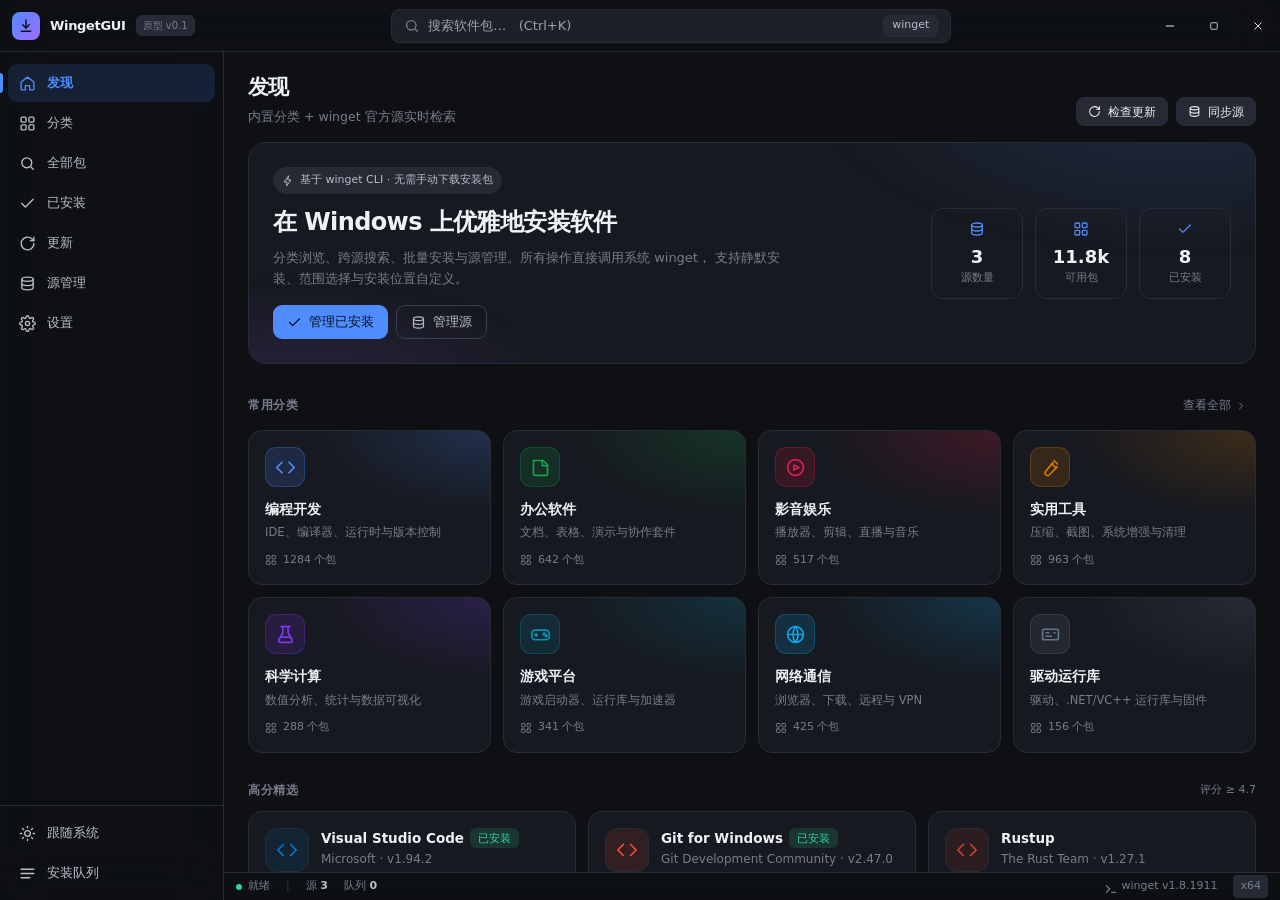
<file: prototype/index.html>
<!DOCTYPE html>
<html lang="zh-CN" class="dark">
<head>
<meta charset="UTF-8" />
<meta name="viewport" content="width=device-width, initial-scale=1.0" />
<title>WingetGUI — 原型 (Prototype)</title>
<script src="vendor/tailwind.js"></script>
<link rel="stylesheet" href="assets/css/app.css" />
<script>
  tailwind.config = {
    darkMode: 'class',
    theme: {
      extend: {
        colors: {
          bg:       'var(--bg)',
          surface:  'var(--surface)',
          surface2: 'var(--surface-2)',
          surface3: 'var(--surface-3)',
          line:     'var(--line)',
          line2:    'var(--line-strong)',
          ink:      'var(--ink)',
          ink2:     'var(--ink-2)',
          muted:    'var(--muted)',
          accent:   'var(--accent)',
          accent2:  'var(--accent-2)',
          onaccent: 'var(--on-accent)',
          ok:       'var(--ok)',
          warn:     'var(--warn)',
          danger:   'var(--danger)',
        },
        fontFamily: {
          sans: ['"Segoe UI Variable Text"', '"Segoe UI"', 'system-ui', '"Microsoft YaHei UI"', 'sans-serif'],
          mono: ['"Cascadia Code"', 'Consolas', '"JetBrains Mono"', 'monospace'],
        },
        borderRadius: { xl2: '14px', xl3: '18px' },
        boxShadow: {
          win:  '0 10px 30px -12px rgba(0,0,0,.45)',
          card: '0 1px 2px rgba(0,0,0,.06), 0 8px 24px -16px rgba(0,0,0,.35)',
          pop:  '0 24px 60px -20px rgba(0,0,0,.55)',
        },
        keyframes: {
          fadeUp:  { '0%': { opacity: 0, transform: 'translateY(6px)' }, '100%': { opacity: 1, transform: 'none' } },
          slideIn: { '0%': { opacity: 0, transform: 'translateX(24px)' }, '100%': { opacity: 1, transform: 'none' } },
          shimmer: { '0%': { backgroundPosition: '-200% 0' }, '100%': { backgroundPosition: '200% 0' } },
        },
        animation: {
          fadeUp: 'fadeUp .28s cubic-bezier(.22,1,.36,1) both',
          slideIn: 'slideIn .3s cubic-bezier(.22,1,.36,1) both',
          shimmer: 'shimmer 1.6s linear infinite',
        },
      },
    },
  };
</script>
</head>
<body class="bg-bg text-ink font-sans antialiased overflow-hidden select-none">

<!-- ══ 应用框架（无边框窗口模拟） ══ -->
<div class="h-screen w-screen flex flex-col">

  <!-- ── 标题栏 / Titlebar ── -->
  <header class="h-13 shrink-0 flex items-center gap-3 pl-3 pr-0 drag bg-surface/80 backdrop-blur-xl border-b border-line z-40">
    <div class="flex items-center gap-2.5 no-drag">
      <div class="w-7 h-7 rounded-lg bg-gradient-to-br from-accent to-accent2 grid place-items-center shadow-md">
        <svg viewBox="0 0 24 24" class="w-4 h-4 text-onaccent" fill="none" stroke="currentColor" stroke-width="2.2" stroke-linecap="round" stroke-linejoin="round">
          <path d="M12 3v12"/><path d="m7 10 5 5 5-5"/><path d="M5 20h14"/>
        </svg>
      </div>
      <span class="text-[13px] font-semibold tracking-tight">WingetGUI</span>
      <span class="text-[10px] px-1.5 py-0.5 rounded-md bg-surface3 text-muted border border-line">原型 v0.1</span>
    </div>

    <!-- 全局搜索 -->
    <div class="flex-1 flex justify-center no-drag">
      <div class="w-full max-w-[560px] flex items-center gap-2 h-8.5 px-3 rounded-lg bg-surface2 border border-line focus-within:border-accent/70 focus-within:ring-2 focus-within:ring-accent/15 transition">
        <svg viewBox="0 0 24 24" class="w-4 h-4 text-muted shrink-0" fill="none" stroke="currentColor" stroke-width="2" stroke-linecap="round"><circle cx="11" cy="11" r="7"/><path d="m20 20-3.2-3.2"/></svg>
        <input id="globalSearch" type="text" placeholder="搜索软件包…   (Ctrl+K)" autocomplete="off"
          class="flex-1 bg-transparent outline-none text-[13px] placeholder:text-muted/80" />
        <button data-src-cycle class="shrink-0 text-[11px] px-2 h-5.5 rounded-md bg-surface3 border border-line text-ink2 hover:border-line2 transition" title="切换搜索源">
          <span id="globalSourceLabel">winget</span>
        </button>
      </div>
    </div>

    <!-- 窗口控制 -->
    <div class="flex items-center no-drag">
      <button class="winc w-11 h-13 grid place-items-center hover:bg-surface3 transition" title="最小化">
        <svg viewBox="0 0 24 24" class="w-3.5 h-3.5" stroke="currentColor" stroke-width="1.6"><path d="M5 12h14"/></svg>
      </button>
      <button class="winc w-11 h-13 grid place-items-center hover:bg-surface3 transition" title="最大化">
        <svg viewBox="0 0 24 24" class="w-3 h-3" fill="none" stroke="currentColor" stroke-width="1.6"><rect x="5.5" y="5.5" width="13" height="13" rx="1.5"/></svg>
      </button>
      <button class="winc w-11 h-13 grid place-items-center hover:bg-danger hover:text-white transition" title="关闭">
        <svg viewBox="0 0 24 24" class="w-3.5 h-3.5" stroke="currentColor" stroke-width="1.6"><path d="M6 6l12 12M18 6 6 18"/></svg>
      </button>
    </div>
  </header>

  <div class="flex-1 flex min-h-0">

    <!-- ── 侧边栏 / Sidebar ── -->
    <nav class="w-16 xl:w-56 shrink-0 flex flex-col border-r border-line bg-surface/60 backdrop-blur-xl transition-[width] duration-200">
      <div class="flex-1 overflow-y-auto py-3 px-2 space-y-0.5" id="sidebarNav"><!-- injected --></div>

      <div class="p-2 border-t border-line space-y-0.5">
        <button data-action="toggle-theme" class="nav-item">
          <span class="ico" data-icon="theme"></span><span class="lbl">跟随系统</span>
        </button>
        <button data-route="queue" class="nav-item">
          <span class="ico" data-icon="queue"></span><span class="lbl">安装队列</span>
          <span id="queueBadge" class="ml-auto hidden text-[10px] min-w-5 h-5 px-1.5 grid place-items-center rounded-full bg-accent text-onaccent font-semibold">0</span>
        </button>
      </div>
    </nav>

    <!-- ── 主区域 ── -->
    <main class="flex-1 min-w-0 flex flex-col">
      <div id="view" class="flex-1 overflow-y-auto scroll-smooth"></div>

      <!-- 状态栏 -->
      <footer class="h-7 shrink-0 flex items-center gap-4 px-3 text-[11px] text-muted border-t border-line bg-surface/70 backdrop-blur">
        <span class="flex items-center gap-1.5"><span class="w-1.5 h-1.5 rounded-full bg-ok"></span><span id="statusText">就绪</span></span>
        <span class="opacity-40">|</span>
        <span>源 <b class="text-ink2" id="statusSources">0</b></span>
        <span>队列 <b class="text-ink2" id="statusQueue">0</b></span>
        <span class="ml-auto flex items-center gap-1.5" title="winget 版本">
          <span data-icon="terminal" class="w-3 h-3"></span> winget v1.8.1911
        </span>
        <span class="px-1.5 py-0.5 rounded bg-surface3 border border-line">x64</span>
      </footer>
    </main>

    <!-- ── 安装队列抽屉 ── -->
    <aside id="queuePanel" class="w-[360px] shrink-0 border-l border-line bg-surface/85 backdrop-blur-xl flex flex-col hidden">
      <div class="h-12 shrink-0 flex items-center gap-2 px-3 border-b border-line">
        <span data-icon="queue" class="w-4 h-4 text-accent"></span>
        <span class="text-[13px] font-semibold">安装队列</span>
        <span id="queueCount" class="text-[11px] px-1.5 py-0.5 rounded-md bg-surface3 border border-line text-muted">0</span>
        <div class="ml-auto flex items-center gap-1">
          <button data-action="queue-clear-done" class="btn-ghost" title="清除已完成">清除</button>
          <button data-action="close-queue" class="icon-btn" title="关闭">
            <svg viewBox="0 0 24 24" class="w-4 h-4" stroke="currentColor" stroke-width="1.8" fill="none"><path d="M6 6l12 12M18 6 6 18"/></svg>
          </button>
        </div>
      </div>
      <div id="queueList" class="flex-1 overflow-y-auto p-3 space-y-2"></div>
      <div class="p-3 border-t border-line text-[11px] text-muted flex items-center gap-2">
        <span data-icon="info" class="w-3.5 h-3.5"></span>
        安装任务串行执行，避免 winget 锁冲突
      </div>
    </aside>
  </div>
</div>

<!-- 容器：模态框 / 提示 -->
<div id="modalRoot"></div>
<div id="toastRoot" class="fixed bottom-10 right-4 z-[90] flex flex-col gap-2 items-end pointer-events-none"></div>

<script src="assets/js/data.js"></script>
<script src="assets/js/ui.js"></script>
<script src="assets/js/views.js"></script>
<script src="assets/js/app.js"></script>
</body>
</html>
</file>
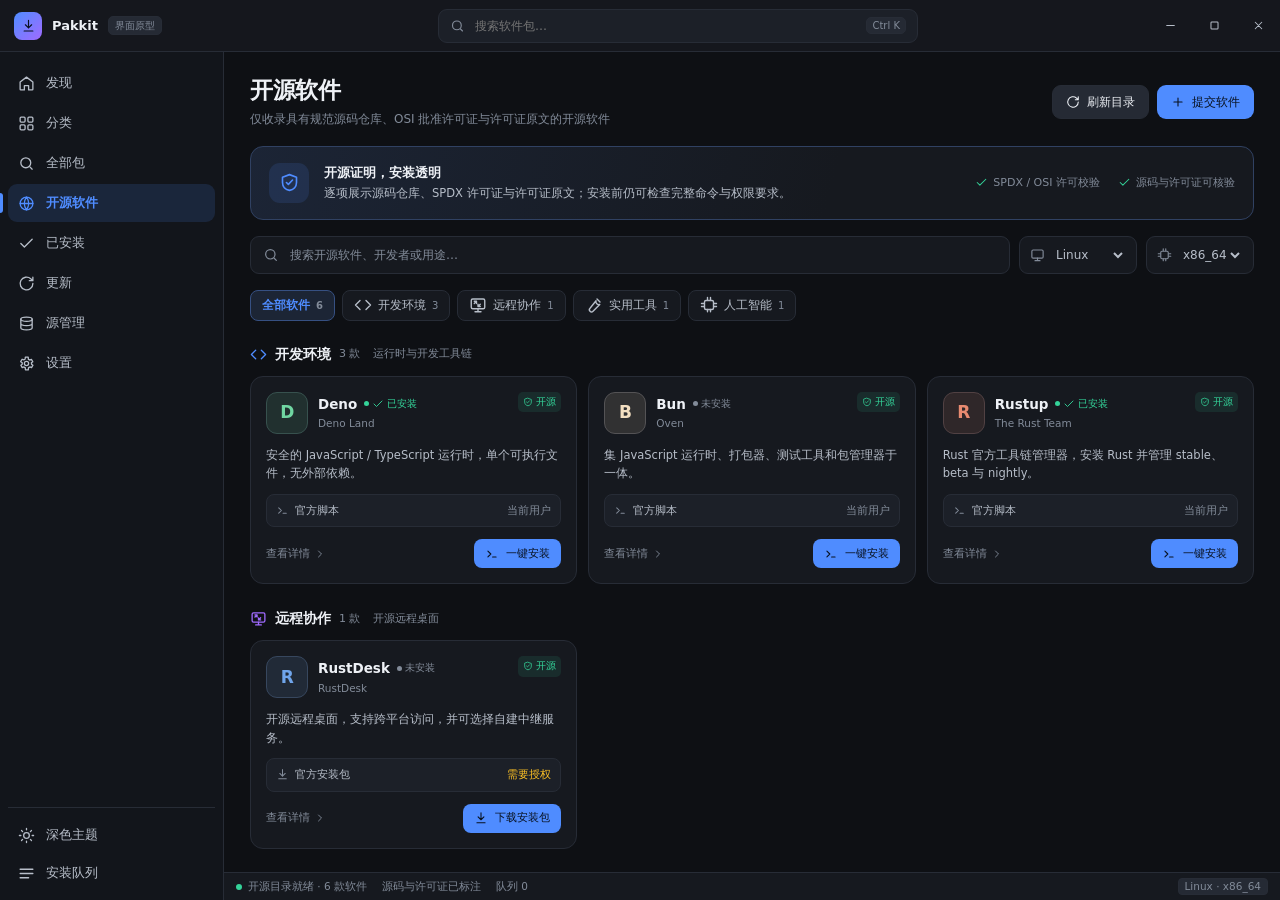
<file: prototype/official-install.html>
<!DOCTYPE html>
<html lang="zh-CN" class="dark">
<head>
<meta charset="UTF-8" />
<meta name="viewport" content="width=device-width, initial-scale=1.0" />
<title>Pakkit — 开源软件原型</title>
<style>
:root {
  --bg:#f4f5f7; --surface:#fff; --surface-2:#f7f8fa; --surface-3:#eceef2;
  --line:#e3e6eb; --line-strong:#cfd4dc; --ink:#14171c; --ink-2:#40474f;
  --muted:#7b8490; --accent:#2563eb; --on-accent:#fff; --ok:#15803d;
  --warn:#b45309; --danger:#dc2626; --scrollbar:#c8ccd3;
}
.dark {
  --bg:#0e1014; --surface:#16191f; --surface-2:#1c2028; --surface-3:#252a34;
  --line:#272c36; --line-strong:#3a4150; --ink:#eef1f6; --ink-2:#b7bec9;
  --muted:#828b99; --accent:#4f8cff; --on-accent:#08111f; --ok:#34d399;
  --warn:#fbbf24; --danger:#f87171; --scrollbar:#333a46;
}
* { box-sizing:border-box; }
html,body { height:100%; margin:0; }
body { background:var(--bg); color:var(--ink); font:13px/1.5 "Segoe UI Variable Text","Segoe UI",system-ui,"Microsoft YaHei UI",sans-serif; overflow:hidden; }
button,input,select,textarea { font:inherit; }
button,a,input,select,textarea { -webkit-tap-highlight-color:transparent; }
button { cursor:pointer; }
button:focus-visible,a:focus-visible,input:focus-visible,select:focus-visible,textarea:focus-visible { outline:2px solid var(--accent); outline-offset:2px; }
a { color:inherit; text-decoration:none; }
svg { width:18px; height:18px; fill:none; stroke:currentColor; stroke-width:1.85; stroke-linecap:round; stroke-linejoin:round; flex-shrink:0; }
.hidden { display:none!important; }
.app { height:100vh; display:flex; flex-direction:column; }
.titlebar { height:52px; flex-shrink:0; display:flex; align-items:center; gap:20px; padding-left:14px; border-bottom:1px solid var(--line); background:color-mix(in srgb,var(--surface) 82%,transparent); }
.brand { display:flex; align-items:center; gap:10px; min-width:194px; }
.brand-mark { width:28px; height:28px; display:grid; place-items:center; border-radius:8px; color:var(--on-accent); background:linear-gradient(135deg,var(--accent),#a06bff); }
.brand-mark svg { width:15px; }
.brand-name { font-size:13px; font-weight:650; }
.prototype-badge { padding:1px 6px; border:1px solid var(--line); border-radius:5px; color:var(--muted); background:var(--surface-3); font-size:10px; }
.global-search { height:34px; width:min(480px,45vw); margin:auto; display:flex; align-items:center; gap:8px; padding:0 11px; border:1px solid var(--line); border-radius:9px; background:var(--surface-2); color:var(--muted); }
.global-search svg { width:15px; }
.global-search input { width:100%; border:0; outline:0; background:transparent; color:var(--ink); font-size:12px; }
.key { border:1px solid var(--line); background:var(--surface-3); border-radius:5px; padding:0 5px; font-size:10px; white-space:nowrap; }
.window-controls { height:100%; display:flex; }
.window-controls span { width:44px; display:grid; place-items:center; color:var(--ink-2); }
.window-controls svg { width:13px; height:13px; }
.workspace { flex:1; min-height:0; display:flex; }
.sidebar { width:224px; flex-shrink:0; display:flex; flex-direction:column; padding:12px 8px 8px; border-right:1px solid var(--line); background:color-mix(in srgb,var(--surface) 62%,transparent); }
.nav { display:flex; flex-direction:column; gap:2px; }
.nav-item { height:38px; display:flex; align-items:center; gap:11px; position:relative; padding:0 10px; border:0; border-radius:9px; color:var(--ink-2); background:transparent; text-align:left; white-space:nowrap; }
.nav-item:hover { background:var(--surface-3); color:var(--ink); }
.nav-item.active { color:var(--accent); background:color-mix(in srgb,var(--accent) 14%,transparent); font-weight:600; }
.nav-item.active::before { content:""; position:absolute; left:-8px; top:9px; bottom:9px; width:3px; border-radius:0 3px 3px 0; background:var(--accent); }
.nav-item svg { width:17px; height:17px; }
.sidebar-footer { margin-top:auto; padding-top:8px; border-top:1px solid var(--line); }
.queue-count { margin-left:auto; min-width:19px; height:19px; display:grid; place-items:center; border-radius:10px; background:var(--accent); color:var(--on-accent); font-size:10px; }
.main { min-width:0; flex:1; display:flex; flex-direction:column; }
.content { flex:1; overflow-y:auto; padding:24px 26px 36px; scroll-behavior:smooth; }
.page-head { display:flex; align-items:center; gap:16px; margin-bottom:18px; }
.page-title { margin:0; font-size:23px; line-height:1.25; letter-spacing:-.4px; }
.page-subtitle { margin:5px 0 0; color:var(--muted); font-size:12px; }
.head-actions { margin-left:auto; display:flex; gap:8px; }
.btn { height:34px; display:inline-flex; align-items:center; justify-content:center; gap:7px; padding:0 13px; border-radius:9px; border:1px solid transparent; font-size:12px; font-weight:550; white-space:nowrap; transition:.15s; }
.btn svg { width:14px; height:14px; }
.btn-primary { color:var(--on-accent); background:var(--accent); }
.btn-primary:hover { filter:brightness(1.08); }
.btn-soft { color:var(--ink); background:var(--surface-3); border-color:var(--line); }
.btn-soft:hover,.btn-outline:hover { border-color:var(--line-strong); background:var(--surface-3); }
.btn-outline { color:var(--ink-2); background:transparent; border-color:var(--line-strong); }
.btn-sm { height:29px; padding:0 10px; border-radius:8px; font-size:11px; }
.trust-banner { display:flex; align-items:center; gap:15px; padding:16px 18px; margin-bottom:16px; border:1px solid color-mix(in srgb,var(--accent) 22%,var(--line)); border-radius:13px; background:linear-gradient(105deg,color-mix(in srgb,var(--accent) 10%,var(--surface)),var(--surface) 58%); }
.trust-icon { width:40px; height:40px; flex-shrink:0; display:grid; place-items:center; border-radius:11px; color:var(--accent); background:color-mix(in srgb,var(--accent) 13%,transparent); }
.trust-icon svg { width:21px; height:21px; }
.trust-title { margin:0 0 3px; font-size:13px; font-weight:650; }
.trust-copy { margin:0; color:var(--ink-2); font-size:11.5px; }
.trust-points { margin-left:auto; display:flex; gap:18px; color:var(--muted); font-size:11px; white-space:nowrap; }
.trust-points span { display:flex; align-items:center; gap:5px; }
.trust-points svg { width:13px; height:13px; color:var(--ok); }
.filters { display:flex; align-items:center; gap:9px; margin-bottom:16px; }
.search-box { height:38px; min-width:200px; flex:1; display:flex; align-items:center; gap:9px; padding:0 12px; border:1px solid var(--line); border-radius:9px; background:var(--surface); color:var(--muted); }
.search-box:focus-within { border-color:var(--accent); box-shadow:0 0 0 3px color-mix(in srgb,var(--accent) 12%,transparent); }
.search-box svg { width:16px; }
.search-box input { min-width:0; width:100%; border:0; outline:0; color:var(--ink); background:transparent; font-size:12px; }
.search-box input::placeholder { color:var(--muted); }
.select-wrap { height:38px; display:flex; align-items:center; gap:7px; padding:0 10px; border:1px solid var(--line); border-radius:9px; background:var(--surface); color:var(--muted); }
.select-wrap svg { width:15px; }
select { border:0; outline:0; color:var(--ink-2); background:transparent; font-size:12px; cursor:pointer; }
select option { background:var(--surface); color:var(--ink); }
.categories { display:flex; flex-wrap:wrap; gap:7px; margin-bottom:23px; }
.category { height:31px; display:flex; align-items:center; gap:6px; padding:0 11px; border:1px solid var(--line); border-radius:8px; color:var(--ink-2); background:var(--surface); font-size:11.5px; }
.category:hover { border-color:var(--line-strong); }
.category.active { color:var(--accent); border-color:color-mix(in srgb,var(--accent) 38%,var(--line)); background:color-mix(in srgb,var(--accent) 10%,var(--surface)); font-weight:600; }
.category .count { color:var(--muted); font-size:10px; }
.section { margin-bottom:24px; scroll-margin-top:12px; }
.section-head { display:flex; align-items:center; gap:8px; margin-bottom:11px; }
.section-icon { color:var(--section-color,var(--accent)); display:grid; place-items:center; }
.section-icon svg { width:17px; height:17px; }
.section-title { margin:0; font-size:14px; font-weight:650; }
.section-count { color:var(--muted); font-size:11px; }
.section-desc { margin-left:4px; color:var(--muted); font-size:11px; }
.grid { display:grid; grid-template-columns:repeat(3,minmax(0,1fr)); gap:11px; }
.card { min-width:0; display:flex; flex-direction:column; padding:15px; border:1px solid var(--line); border-radius:13px; background:var(--surface); transition:border-color .16s,transform .16s,box-shadow .16s; }
.card:hover { transform:translateY(-1px); border-color:color-mix(in srgb,var(--accent) 38%,var(--line)); box-shadow:0 10px 24px -20px color-mix(in srgb,var(--accent) 65%,transparent); }
.card-head { display:flex; align-items:center; gap:10px; }
.app-logo { width:42px; height:42px; flex-shrink:0; display:grid; place-items:center; border:1px solid color-mix(in srgb,var(--logo) 22%,var(--line)); border-radius:11px; color:var(--logo); background:color-mix(in srgb,var(--logo) 12%,var(--surface)); font-size:17px; font-weight:750; letter-spacing:-.5px; }
.app-logo svg { width:22px; height:22px; }
.app-name { min-width:0; flex:1; }
.app-title { display:flex; align-items:center; gap:7px; }
.app-title h3 { overflow:hidden; margin:0; font-size:13.5px; font-weight:650; text-overflow:ellipsis; white-space:nowrap; }
.publisher { margin-top:2px; color:var(--muted); font-size:10.5px; }
.official { margin-left:auto; align-self:flex-start; display:flex; align-items:center; gap:3px; padding:3px 5px; border-radius:5px; color:var(--ok); background:color-mix(in srgb,var(--ok) 10%,transparent); font-size:9.5px; white-space:nowrap; }
.official svg { width:10px; height:10px; }
.app-desc { min-height:36px; margin:12px 0 11px; color:var(--ink-2); font-size:11.5px; line-height:1.6; }
.method { display:flex; align-items:center; gap:6px; padding:8px 9px; border:1px solid var(--line); border-radius:8px; background:var(--surface-2); color:var(--ink-2); font-size:10.5px; }
.method svg { width:13px; height:13px; color:var(--muted); }
.method .meta { margin-left:auto; color:var(--muted); }
.method .admin { color:var(--warn); }
.install-status { flex-shrink:0; display:inline-flex; align-items:center; gap:3px; color:var(--muted); font-size:9.5px; }
.install-status::before { content:""; width:5px; height:5px; flex-shrink:0; border-radius:50%; background:var(--muted); }
.install-status.installed { color:var(--ok); }
.install-status.installed::before { background:var(--ok); }
.install-status svg { width:12px; height:12px; }
.card-foot { display:flex; align-items:center; margin-top:12px; }
.detail-link { display:inline-flex; align-items:center; gap:4px; padding:3px 0; border:0; color:var(--muted); background:transparent; font-size:11px; }
.detail-link:hover { color:var(--accent); }
.detail-link svg { width:12px; height:12px; }
.card-foot .btn { margin-left:auto; }
.statusbar { height:28px; flex-shrink:0; display:flex; align-items:center; gap:15px; padding:0 12px; border-top:1px solid var(--line); color:var(--muted); background:var(--surface); font-size:10.5px; }
.statusbar .ready { display:flex; align-items:center; gap:6px; }
.statusbar .dot { width:6px; height:6px; border-radius:50%; background:var(--ok); }
.statusbar .arch { margin-left:auto; padding:0 6px; border:1px solid var(--line); border-radius:4px; background:var(--surface-3); }
.empty { padding:60px 20px; text-align:center; color:var(--muted); }
.empty svg { width:28px; height:28px; margin-bottom:10px; }
.empty h3 { margin:0 0 5px; color:var(--ink); font-size:15px; }
.backdrop { position:fixed; inset:0; z-index:60; background:rgba(3,5,9,.58); backdrop-filter:blur(3px); }
.modal { position:fixed; z-index:70; top:50%; left:50%; width:min(650px,calc(100vw - 40px)); max-height:calc(100vh - 48px); transform:translate(-50%,-50%); display:flex; flex-direction:column; overflow:hidden; border:1px solid var(--line); border-radius:16px; background:var(--surface); box-shadow:0 24px 60px -20px rgba(0,0,0,.6); }
.modal-head { display:flex; align-items:center; gap:12px; padding:18px 20px; border-bottom:1px solid var(--line); }
.modal-head h2 { margin:0; font-size:16px; }
.modal-head p { margin:3px 0 0; color:var(--muted); font-size:11px; }
.icon-btn { width:29px; height:29px; display:grid; place-items:center; border:0; border-radius:8px; color:var(--muted); background:transparent; }
.icon-btn:hover { color:var(--ink); background:var(--surface-3); }
.modal-head .icon-btn { margin-left:auto; }
.modal-body { overflow-y:auto; padding:18px 20px; }
.detail-meta { display:flex; flex-wrap:wrap; gap:7px; margin-bottom:15px; }
.badge { display:inline-flex; align-items:center; gap:4px; padding:4px 7px; border:1px solid var(--line); border-radius:6px; color:var(--ink-2); background:var(--surface-2); font-size:10px; }
.badge svg { width:11px; height:11px; }
.source-row { display:flex; align-items:center; gap:8px; padding:10px 12px; margin-bottom:8px; border:1px solid var(--line); border-radius:9px; background:var(--surface-2); }
.source-row svg { width:15px; color:var(--ok); }
.source-row span { flex-shrink:0; min-width:86px; color:var(--muted); font-size:11px; }
.source-row a { overflow:hidden; color:var(--accent); font-size:11px; text-overflow:ellipsis; white-space:nowrap; }
.source-row .open { margin-left:auto; color:var(--muted); }
.field-label { display:block; margin:13px 0 6px; color:var(--ink-2); font-size:11px; font-weight:600; }
.detail-select { width:100%; height:36px; padding:0 10px; border:1px solid var(--line); border-radius:8px; background:var(--surface-2); }
.command-box { overflow:hidden; border:1px solid var(--line); border-radius:9px; background:var(--bg); }
.command-top { display:flex; align-items:center; padding:6px 9px; border-bottom:1px solid var(--line); color:var(--muted); font-size:10px; }
.copy-btn { margin-left:auto; display:flex; align-items:center; gap:4px; padding:2px 4px; border:0; color:var(--muted); background:transparent; font-size:10px; }
.copy-btn:hover { color:var(--accent); }
.copy-btn svg { width:11px; height:11px; }
.command { overflow-x:auto; margin:0; padding:12px; color:var(--ink-2); font:11px/1.7 "Cascadia Code",Consolas,monospace; white-space:pre-wrap; overflow-wrap:anywhere; user-select:text; }
.note { display:flex; align-items:flex-start; gap:8px; margin-top:13px; padding:10px 11px; border-radius:8px; color:var(--ink-2); background:color-mix(in srgb,var(--warn) 8%,var(--surface)); font-size:11px; }
.note svg { width:14px; height:14px; margin-top:1px; color:var(--warn); }
.modal-foot { display:flex; align-items:center; gap:8px; padding:13px 20px; border-top:1px solid var(--line); background:var(--surface-2); }
.modal-foot .footnote { margin-right:auto; color:var(--muted); font-size:10px; }
.form-input { width:100%; height:38px; padding:0 11px; border:1px solid var(--line); border-radius:8px; outline:0; color:var(--ink); background:var(--surface-2); }
textarea.form-input { height:80px; padding:9px 11px; resize:vertical; }
.form-error { margin:12px 0 0; padding:9px 11px; border:1px solid color-mix(in srgb,var(--danger) 35%,var(--line)); border-radius:8px; color:var(--danger); background:color-mix(in srgb,var(--danger) 8%,var(--surface)); font-size:11px; }
.form-input:focus { border-color:var(--accent); }
.drawer { position:fixed; z-index:50; top:52px; right:0; bottom:28px; width:340px; display:flex; flex-direction:column; border-left:1px solid var(--line); background:var(--surface); box-shadow:-18px 0 50px -30px rgba(0,0,0,.5); }
.drawer-head { display:flex; align-items:center; gap:8px; padding:14px; border-bottom:1px solid var(--line); }
.drawer-head h2 { margin:0; font-size:14px; }
.drawer-head .icon-btn { margin-left:auto; }
.queue-list { padding:12px; overflow-y:auto; }
.queue-empty { padding:55px 15px; text-align:center; color:var(--muted); font-size:12px; }
.queue-empty svg { width:28px; height:28px; margin-bottom:9px; }
.queue-item { margin-bottom:9px; padding:12px; border:1px solid var(--line); border-radius:10px; background:var(--surface-2); }
.queue-item-head { display:flex; align-items:center; gap:8px; }
.queue-item-head strong { font-size:12px; }
.queue-item-head span { margin-left:auto; color:var(--muted); font-size:10px; }
.queue-command { overflow:hidden; margin:9px 0; color:var(--muted); font:10px Consolas,monospace; text-overflow:ellipsis; white-space:nowrap; }
.pending-bar { height:5px; border-radius:5px; background:repeating-linear-gradient(90deg,var(--surface-3) 0,var(--surface-3) 14px,color-mix(in srgb,var(--accent) 22%,var(--surface-3)) 14px,color-mix(in srgb,var(--accent) 22%,var(--surface-3)) 20px); }
@keyframes progress { from{transform:translateX(-100%)} to{transform:translateX(350%)} }
.toast-root { position:fixed; z-index:100; right:18px; bottom:42px; display:flex; flex-direction:column; gap:8px; }
.toast { max-width:360px; display:flex; align-items:center; gap:8px; padding:11px 13px; border:1px solid var(--line); border-radius:10px; color:var(--ink-2); background:var(--surface); box-shadow:0 15px 40px -18px rgba(0,0,0,.6); font-size:12px; animation:toast-in .2s ease-out; }
.toast svg { width:15px; color:var(--ok); }
@keyframes toast-in { from{opacity:0;transform:translateY(5px)} }
::-webkit-scrollbar { width:10px; height:10px; }
::-webkit-scrollbar-thumb { border:3px solid transparent; border-radius:10px; background:var(--scrollbar); background-clip:content-box; }
@media (min-width:1500px) { .grid { grid-template-columns:repeat(4,minmax(0,1fr)); } }
@media (max-width:1180px) {
  .sidebar { width:64px; } .nav-item { justify-content:center; padding:0; } .nav-item span:not(.queue-count) { display:none; }
  .nav-item.active::before { display:none; } .queue-count { position:absolute; top:1px; right:3px; min-width:15px; height:15px; font-size:8px; }
  .brand { min-width:150px; } .grid { grid-template-columns:repeat(2,minmax(0,1fr)); } .trust-points { display:none; }
}
@media (max-width:760px) {
  .global-search,.window-controls,.prototype-badge { display:none; } .titlebar { padding-left:12px; } .brand { min-width:0; }
  .content { padding:18px 15px 30px; } .page-head { align-items:flex-start; } .head-actions .btn-soft { display:none; }
  .trust-banner { padding:12px; } .trust-copy { font-size:10.5px; } .grid { grid-template-columns:1fr; }
  .filters { flex-wrap:wrap; } .search-box { flex-basis:100%; } .section-desc { display:none; }
  .modal-foot .footnote { display:none; } .modal-foot { justify-content:flex-end; }
}
@media (prefers-reduced-motion:reduce) { * { scroll-behavior:auto!important; animation:none!important; transition:none!important; } }
</style>
</head>
<body>
<svg width="0" height="0" style="position:absolute" aria-hidden="true">
  <defs>
    <symbol id="i-download" viewBox="0 0 24 24"><path d="M12 3v12m-5-5 5 5 5-5M5 20h14"/></symbol>
    <symbol id="i-search" viewBox="0 0 24 24"><circle cx="11" cy="11" r="7"/><path d="m20 20-3.2-3.2"/></symbol>
    <symbol id="i-home" viewBox="0 0 24 24"><path d="m3 10 9-7 9 7v10a1 1 0 0 1-1 1h-5v-6H9v6H4a1 1 0 0 1-1-1z"/></symbol>
    <symbol id="i-grid" viewBox="0 0 24 24"><rect x="3" y="3" width="7" height="7" rx="1.5"/><rect x="14" y="3" width="7" height="7" rx="1.5"/><rect x="3" y="14" width="7" height="7" rx="1.5"/><rect x="14" y="14" width="7" height="7" rx="1.5"/></symbol>
    <symbol id="i-check" viewBox="0 0 24 24"><path d="m4 12 5 5L20 6"/></symbol>
    <symbol id="i-refresh" viewBox="0 0 24 24"><path d="M21 12a9 9 0 1 1-3-6.7L21 8M21 3v5h-5"/></symbol>
    <symbol id="i-source" viewBox="0 0 24 24"><ellipse cx="12" cy="6" rx="8" ry="3"/><path d="M4 6v12c0 1.7 3.6 3 8 3s8-1.3 8-3V6M4 12c0 1.7 3.6 3 8 3s8-1.3 8-3"/></symbol>
    <symbol id="i-settings" viewBox="0 0 24 24"><circle cx="12" cy="12" r="3"/><path d="M19 12a7 7 0 0 0-.1-1l2-1.5-2-3.4-2.4 1a8 8 0 0 0-1.8-1L14.4 3h-4l-.4 3a8 8 0 0 0-1.8 1l-2.4-1-2 3.4L6 11a7 7 0 0 0 0 2l-2 1.5 2 3.4 2.4-1a8 8 0 0 0 1.8 1l.3 3h4l.4-3a8 8 0 0 0 1.8-1l2.4 1 2-3.4-2-1.5a7 7 0 0 0 .1-1Z"/></symbol>
    <symbol id="i-globe" viewBox="0 0 24 24"><circle cx="12" cy="12" r="9"/><path d="M3 12h18M12 3a15 15 0 0 1 0 18 15 15 0 0 1 0-18"/></symbol>
    <symbol id="i-theme" viewBox="0 0 24 24"><circle cx="12" cy="12" r="4"/><path d="M12 2v2m0 16v2M2 12h2m16 0h2M5 5l1.5 1.5m11 11L19 19M5 19l1.5-1.5m11-11L19 5"/></symbol>
    <symbol id="i-queue" viewBox="0 0 24 24"><path d="M3 6h18M3 12h18M3 18h12"/></symbol>
    <symbol id="i-terminal" viewBox="0 0 24 24"><path d="m5 7 5 5-5 5m8 0h6"/></symbol>
    <symbol id="i-code" viewBox="0 0 24 24"><path d="m8 6-6 6 6 6m8-12 6 6-6 6"/></symbol>
    <symbol id="i-network" viewBox="0 0 24 24"><rect x="9" y="3" width="6" height="5" rx="1"/><rect x="3" y="16" width="6" height="5" rx="1"/><rect x="15" y="16" width="6" height="5" rx="1"/><path d="M12 8v4M6 16v-2h12v2"/></symbol>
    <symbol id="i-remote" viewBox="0 0 24 24"><rect x="3" y="4" width="18" height="13" rx="2"/><path d="M8 21h8m-4-4v4m-5-11 3-3m0 0v3m0-3h-3m8 4-3 3m0 0v-3m0 3h3"/></symbol>
    <symbol id="i-tools" viewBox="0 0 24 24"><path d="M14.7 6.3a4 4 0 0 0 5 5l-9 9a2.8 2.8 0 0 1-4-4zM16 4l4 4"/></symbol>
    <symbol id="i-shield" viewBox="0 0 24 24"><path d="m12 3 8 3v6c0 5-3.5 8.4-8 9-4.5-.6-8-4-8-9V6z"/><path d="m8.5 12 2.2 2.2 4.8-5"/></symbol>
    <symbol id="i-plus" viewBox="0 0 24 24"><path d="M12 5v14M5 12h14"/></symbol>
    <symbol id="i-chevron" viewBox="0 0 24 24"><path d="m9 6 6 6-6 6"/></symbol>
    <symbol id="i-x" viewBox="0 0 24 24"><path d="m6 6 12 12M18 6 6 18"/></symbol>
    <symbol id="i-copy" viewBox="0 0 24 24"><rect x="8" y="8" width="12" height="12" rx="2"/><path d="M16 8V5a2 2 0 0 0-2-2H5a2 2 0 0 0-2 2v9a2 2 0 0 0 2 2h3"/></symbol>
    <symbol id="i-external" viewBox="0 0 24 24"><path d="M14 4h6v6m0-6-9 9m7-3v9a1 1 0 0 1-1 1H5a1 1 0 0 1-1-1V7a1 1 0 0 1 1-1h5"/></symbol>
    <symbol id="i-info" viewBox="0 0 24 24"><circle cx="12" cy="12" r="9"/><path d="M12 11v5m0-8h.01"/></symbol>
    <symbol id="i-monitor" viewBox="0 0 24 24"><rect x="3" y="4" width="18" height="13" rx="2"/><path d="M8 21h8m-4-4v4"/></symbol>
    <symbol id="i-cpu" viewBox="0 0 24 24"><rect x="6" y="6" width="12" height="12" rx="2"/><path d="M10 2v3m4-3v3m-4 13v3m4-3v3M2 10h3m-3 4h3m14-4h3m-3 4h3"/></symbol>
    <symbol id="i-box" viewBox="0 0 24 24"><path d="m12 3 9 5-9 5-9-5zM3 8v9l9 5 9-5V8M12 13v9"/></symbol>
  </defs>
</svg>
<div class="app">
  <header class="titlebar">
    <div class="brand">
      <div class="brand-mark"><svg><use href="#i-download"/></svg></div>
      <span class="brand-name">Pakkit</span><span class="prototype-badge">界面原型</span>
    </div>
    <label class="global-search"><svg><use href="#i-search"/></svg><input id="globalSearch" placeholder="搜索软件包…"/><span class="key">Ctrl K</span></label>
    <div class="window-controls" aria-hidden="true"><span><svg viewBox="0 0 24 24"><path d="M5 12h14"/></svg></span><span><svg viewBox="0 0 24 24"><rect x="5.5" y="5.5" width="13" height="13" rx="1.5"/></svg></span><span><svg><use href="#i-x"/></svg></span></div>
  </header>
  <div class="workspace">
    <nav class="sidebar" aria-label="主导航">
      <div class="nav">
        <button class="nav-item" data-demo="发现"><svg><use href="#i-home"/></svg><span>发现</span></button>
        <button class="nav-item" data-demo="分类"><svg><use href="#i-grid"/></svg><span>分类</span></button>
        <button class="nav-item" data-demo="全部包"><svg><use href="#i-search"/></svg><span>全部包</span></button>
        <button class="nav-item active" aria-current="page"><svg><use href="#i-globe"/></svg><span>开源软件</span></button>
        <button class="nav-item" data-demo="已安装"><svg><use href="#i-check"/></svg><span>已安装</span></button>
        <button class="nav-item" data-demo="更新"><svg><use href="#i-refresh"/></svg><span>更新</span></button>
        <button class="nav-item" data-demo="源管理"><svg><use href="#i-source"/></svg><span>源管理</span></button>
        <button class="nav-item" data-demo="设置"><svg><use href="#i-settings"/></svg><span>设置</span></button>
      </div>
      <div class="sidebar-footer">
        <button class="nav-item" id="themeBtn" title="切换明暗主题"><svg><use href="#i-theme"/></svg><span id="themeLabel">深色主题</span></button>
        <button class="nav-item" id="queueBtn"><svg><use href="#i-queue"/></svg><span>安装队列</span><span class="queue-count hidden" id="queueCount">0</span></button>
      </div>
    </nav>
    <main class="main">
      <div class="content" id="content">
        <div class="page-head">
          <div><h1 class="page-title">开源软件</h1><p class="page-subtitle">仅收录具有规范源码仓库、OSI 批准许可证与许可证原文的开源软件</p></div>
          <div class="head-actions"><button class="btn btn-soft" id="refreshBtn"><svg><use href="#i-refresh"/></svg>刷新目录</button><button class="btn btn-primary" id="submitBtn"><svg><use href="#i-plus"/></svg>提交软件</button></div>
        </div>
        <section class="trust-banner" aria-label="开源证明">
          <div class="trust-icon"><svg><use href="#i-shield"/></svg></div>
          <div><h2 class="trust-title">开源证明，安装透明</h2><p class="trust-copy">逐项展示源码仓库、SPDX 许可证与许可证原文；安装前仍可检查完整命令与权限要求。</p></div>
          <div class="trust-points"><span><svg><use href="#i-check"/></svg>SPDX / OSI 许可校验</span><span><svg><use href="#i-check"/></svg>源码与许可证可核验</span></div>
        </section>
        <div class="filters">
          <label class="search-box"><svg><use href="#i-search"/></svg><input id="catalogSearch" placeholder="搜索开源软件、开发者或用途…" autocomplete="off"/></label>
          <label class="select-wrap" title="选择操作系统"><svg><use href="#i-monitor"/></svg><select id="platformSelect" aria-label="操作系统"><option value="linux">Linux</option><option value="windows">Windows</option><option value="macos">macOS</option></select></label>
          <label class="select-wrap" title="选择处理器架构"><svg><use href="#i-cpu"/></svg><select id="archSelect" aria-label="处理器架构"><option value="x86_64">x86_64</option><option value="aarch64">ARM64</option></select></label>
        </div>
        <div class="categories" id="categories" aria-label="软件分类"></div>
        <div id="catalog"></div>
      </div>
      <footer class="statusbar"><span class="ready"><i class="dot"></i>开源目录就绪 · 6 款软件</span><span>源码与许可证已标注</span><span id="queueStatus">队列 0</span><span class="arch" id="archStatus">Linux · x86_64</span></footer>
    </main>
  </div>
</div>
<div id="modalRoot"></div>
<aside class="drawer hidden" id="queueDrawer" aria-label="安装队列">
  <div class="drawer-head"><svg><use href="#i-queue"/></svg><h2>安装队列</h2><button class="icon-btn" id="closeQueue" aria-label="关闭队列"><svg><use href="#i-x"/></svg></button></div>
  <div class="queue-list" id="queueList"></div>
</aside>
<div class="toast-root" id="toastRoot" aria-live="polite"></div>
<script>
const CATEGORIES = [
  {id:'all',name:'全部软件',icon:'grid',color:'#4f8cff'},
  {id:'dev',name:'开发环境',icon:'code',color:'#4f8cff',desc:'运行时与开发工具链'},
  {id:'remote',name:'远程协作',icon:'remote',color:'#a06bff',desc:'开源远程桌面'},
  {id:'tools',name:'实用工具',icon:'tools',color:'#f59e0b',desc:'局域网文件传输'},
  {id:'ai',name:'人工智能',icon:'cpu',color:'#8b5cf6',desc:'本地 AI 运行与模型管理'},
];
const APPS = [
  {id:'deno',name:'Deno',publisher:'Deno Land',category:'dev',mark:'D',color:'#70d6a2',installed:true,desc:'安全的 JavaScript / TypeScript 运行时，单个可执行文件，无外部依赖。',sourceRepository:'https://github.com/denoland/deno',license:'MIT',licenseUrl:'https://raw.githubusercontent.com/denoland/deno/main/LICENSE.md',official:'https://docs.deno.com/runtime/getting_started/installation/',kind:'script',admin:false,methods:{linux:'curl -fsSL https://deno.land/install.sh | sh',macos:'curl -fsSL https://deno.land/install.sh | sh',windows:'irm https://deno.land/install.ps1 | iex'},note:'默认安装到当前用户目录，并配置 PATH。无需管理员权限。'},
  {id:'bun',name:'Bun',publisher:'Oven',category:'dev',mark:'B',color:'#f3dfc1',desc:'集 JavaScript 运行时、打包器、测试工具和包管理器于一体。',sourceRepository:'https://github.com/oven-sh/bun',license:'MIT',licenseUrl:'https://raw.githubusercontent.com/oven-sh/bun/main/LICENSE.md',official:'https://bun.sh/docs/installation',kind:'script',admin:false,methods:{linux:'curl -fsSL https://bun.com/install | bash',macos:'curl -fsSL https://bun.com/install | bash',windows:'powershell -c "irm bun.sh/install.ps1 | iex"'},note:'Linux 需要 unzip。安装后打开新终端，再使用 bun --version 验证。'},
  {id:'rustup',name:'Rustup',publisher:'The Rust Team',category:'dev',mark:'R',color:'#e78a70',installed:true,desc:'Rust 官方工具链管理器，安装 Rust 并管理 stable、beta 与 nightly。',sourceRepository:'https://github.com/rust-lang/rustup',license:'Apache-2.0 OR MIT',licenseUrl:'https://raw.githubusercontent.com/rust-lang/rustup/main/LICENSE-MIT',official:'https://www.rust-lang.org/tools/install',kind:'script',admin:false,windowsKind:'installer',methods:{linux:"curl --proto '=https' --tlsv1.2 -sSf https://sh.rustup.rs | sh",macos:"curl --proto '=https' --tlsv1.2 -sSf https://sh.rustup.rs | sh",windows:'https://win.rustup.rs/x86_64'},note:'Windows 还需按提示准备 Visual Studio C++ Build Tools。Unix 脚本提供交互选项。'},
  {id:'ollama',name:'Ollama',publisher:'Ollama',category:'ai',mark:'O',color:'#b7bec9',desc:'在本机运行和管理开放模型，提供命令行工具与本地 API。',sourceRepository:'https://github.com/ollama/ollama',license:'MIT',licenseUrl:'https://raw.githubusercontent.com/ollama/ollama/main/LICENSE',official:'https://ollama.com/download',kind:'script',admin:true,windowsKind:'installer',macosKind:'installer',methods:{linux:'curl -fsSL https://ollama.com/install.sh | sh',macos:'https://ollama.com/download/Ollama.dmg',windows:'https://ollama.com/download/OllamaSetup.exe'},note:'Linux 安装脚本可能配置系统服务并请求管理员授权。模型需要另行下载，其许可证单独适用。'},
  {id:'rustdesk',name:'RustDesk',publisher:'RustDesk',category:'remote',mark:'R',color:'#70a5eb',desc:'开源远程桌面，支持跨平台访问，并可选择自建中继服务。',sourceRepository:'https://github.com/rustdesk/rustdesk',license:'AGPL-3.0-only',licenseUrl:'https://raw.githubusercontent.com/rustdesk/rustdesk/master/LICENCE',official:'https://github.com/rustdesk/rustdesk/releases/latest',kind:'package',admin:true,methods:{linux:'https://github.com/rustdesk/rustdesk/releases/latest',macos:'https://github.com/rustdesk/rustdesk/releases/latest',windows:'https://github.com/rustdesk/rustdesk/releases/latest'},note:'官方发布页提供 EXE、MSI、DEB、RPM、DMG、AppImage 等多种格式。'},
  {id:'localsend',name:'LocalSend',publisher:'LocalSend',category:'tools',mark:'L',color:'#5cc9bd',desc:'开源局域网文件传输工具，不依赖外部服务器即可跨设备分享文件。',sourceRepository:'https://github.com/localsend/localsend',license:'Apache-2.0',licenseUrl:'https://raw.githubusercontent.com/localsend/localsend/main/LICENSE',official:'https://localsend.org/download',kind:'portable',admin:false,windowsKind:'installer',macosKind:'installer',methods:{linux:'https://github.com/localsend/localsend/releases/latest',macos:'https://localsend.org/download',windows:'https://localsend.org/download'},note:'Linux 可选择 AppImage 或发行版安装包；使用时设备需处于可互通的网络。'},
];
const PLATFORM = {linux:'Linux',windows:'Windows',macos:'macOS'};
const state = {category:'all',query:'',platform:'linux',arch:'x86_64',queue:[],detailId:null};
const $ = (selector,root=document) => root.querySelector(selector);
const $$ = (selector,root=document) => [...root.querySelectorAll(selector)];
const ico = (name,cls='') => `<svg class="${cls}" aria-hidden="true"><use href="#i-${name}"/></svg>`;
function kindFor(app) { return app[`${state.platform}Kind`] || app.kind; }
function kindLabel(kind) { return {script:'官方脚本',installer:'官方安装器',package:'官方安装包',portable:'便携版'}[kind]; }
function actionLabel(kind) { return {script:'一键安装',installer:'运行安装器',package:'下载安装包',portable:'下载便携版'}[kind]; }
function actionIcon(kind) { return kind === 'script' ? 'terminal' : 'download'; }
function displayCommand(app) {
  let command = app.methods[state.platform];
  if (app.id === 'rustup' && state.platform === 'windows') command = command.replace('x86_64',state.arch);
  return command;
}
function toast(message) {
  const el = document.createElement('div'); el.className = 'toast'; el.innerHTML = `${ico('check')}<span></span>`;
  $('span',el).textContent = message; $('#toastRoot').append(el); setTimeout(() => el.remove(),2800);
}
function renderCategories() {
  $('#categories').innerHTML = CATEGORIES.map(c => {
    const count = c.id === 'all' ? APPS.length : APPS.filter(a => a.category === c.id).length;
    return `<button class="category ${state.category === c.id ? 'active' : ''}" data-category="${c.id}">${c.id === 'all' ? '' : ico(c.icon)}${c.name}<span class="count">${count}</span></button>`;
  }).join('');
  $$('[data-category]').forEach(btn => btn.addEventListener('click',() => { state.category = btn.dataset.category; renderCategories(); renderCatalog(); }));
}
function card(app) {
  const kind = kindFor(app);
  return `<article class="card" data-installed="${app.installed ? 'true' : 'false'}">
    <div class="card-head"><div class="app-logo" style="--logo:${app.color}">${app.mark}</div><div class="app-name"><div class="app-title"><h3>${app.name}</h3><span class="install-status ${app.installed ? 'installed' : 'not-installed'}">${app.installed ? `${ico('check')}已安装` : '未安装'}</span></div><div class="publisher">${app.publisher}</div></div><span class="official">${ico('shield')}开源</span></div>
    <p class="app-desc">${app.desc}</p>
    <div class="method">${ico(actionIcon(kind))}<span>${kindLabel(kind)}</span><span class="meta ${app.admin ? 'admin' : ''}">${app.admin ? '需要授权' : '当前用户'}</span></div>
    <div class="card-foot"><button class="detail-link" data-detail="${app.id}">查看详情${ico('chevron')}</button><button class="btn btn-primary btn-sm" data-install="${app.id}">${ico(actionIcon(kind))}${actionLabel(kind)}</button></div>
  </article>`;
}
function renderCatalog() {
  const query = state.query.trim().toLowerCase();
  const groups = CATEGORIES.filter(c => c.id !== 'all' && (state.category === 'all' || state.category === c.id));
  let visible = 0;
  $('#catalog').innerHTML = groups.map(group => {
    const apps = APPS.filter(a => a.category === group.id && (!query || `${a.name} ${a.publisher} ${a.desc}`.toLowerCase().includes(query)));
    visible += apps.length;
    if (!apps.length) return '';
    return `<section class="section" id="group-${group.id}" style="--section-color:${group.color}"><div class="section-head"><span class="section-icon">${ico(group.icon)}</span><h2 class="section-title">${group.name}</h2><span class="section-count">${apps.length} 款</span><span class="section-desc">${group.desc}</span></div><div class="grid">${apps.map(card).join('')}</div></section>`;
  }).join('') || `<div class="empty">${ico('search')}<h3>没有找到相关软件</h3><div>试试软件名称，或切换到「全部软件」分类。</div></div>`;
  $$('[data-detail],[data-install]').forEach(btn => btn.addEventListener('click',() => openDetail(btn.dataset.detail || btn.dataset.install)));
  $('#content').dataset.visible = visible;
}
function openDetail(id) {
  state.detailId = id; const app = APPS.find(a => a.id === id); const kind = kindFor(app);
  const isScript = kind === 'script';
  $('#modalRoot').innerHTML = `<div class="backdrop" data-close></div><section class="modal" role="dialog" aria-modal="true" aria-labelledby="detailTitle">
    <div class="modal-head"><div class="app-logo" style="--logo:${app.color}">${app.mark}</div><div><h2 id="detailTitle">${app.name}</h2><p>${app.publisher} · ${kindLabel(kind)}</p></div><button class="icon-btn" data-close aria-label="关闭">${ico('x')}</button></div>
    <div class="modal-body">
      <div class="detail-meta"><span class="badge">${ico('monitor')}${PLATFORM[state.platform]}</span><span class="badge">${ico('cpu')}${state.arch === 'x86_64' ? 'x86_64' : 'ARM64'}</span><span class="badge">${ico(app.admin ? 'shield' : 'check')}${app.admin ? '可能需要管理员授权' : '安装到当前用户'}</span></div>
      <div class="source-row">${ico('code')}<span>源码仓库</span><a href="${app.sourceRepository}" target="_blank" rel="noopener noreferrer">${app.sourceRepository}</a><a class="open" href="${app.sourceRepository}" target="_blank" rel="noopener noreferrer" aria-label="打开源码仓库">${ico('external')}</a></div>
      <div class="source-row">${ico('shield')}<span>许可证（SPDX）</span><a href="${app.licenseUrl}" target="_blank" rel="noopener noreferrer" title="查看许可证原文">${app.license}</a><a class="open" href="${app.licenseUrl}" target="_blank" rel="noopener noreferrer" aria-label="打开许可证原文">${ico('external')}</a></div>
      <div class="source-row">${ico('globe')}<span>官方安装文档</span><a href="${app.official}" target="_blank" rel="noopener noreferrer">${new URL(app.official).hostname}</a><a class="open" href="${app.official}" target="_blank" rel="noopener noreferrer" aria-label="打开官方安装文档">${ico('external')}</a></div>
      ${kind !== 'script' && app.id !== 'rustup' ? `<div class="note" style="margin:0 0 13px">${ico('info')}<span>当前选择 ${state.arch === 'x86_64' ? 'x86_64' : 'ARM64'}；请在官方发布页确认对应的安装包架构。</span></div>` : ''}
      <label class="field-label" for="detailPlatform">安装平台</label><select class="detail-select" id="detailPlatform"><option value="linux" ${state.platform === 'linux' ? 'selected' : ''}>Linux · 官方推荐方式</option><option value="windows" ${state.platform === 'windows' ? 'selected' : ''}>Windows · 官方推荐方式</option><option value="macos" ${state.platform === 'macos' ? 'selected' : ''}>macOS · 官方推荐方式</option></select>
      <label class="field-label">${isScript ? '将执行的官方命令' : '官方下载地址'}</label>
      <div class="command-box"><div class="command-top">${isScript ? (state.platform === 'windows' ? 'PowerShell' : 'Shell') : 'HTTPS · 不从 Pakkit 服务器下载'}<button class="copy-btn" id="copyCommand">${ico('copy')}复制</button></div><pre class="command" id="commandText">${displayCommand(app)}</pre></div>
      <div class="note">${ico('info')}<span>${app.note}</span></div>
    </div>
    <div class="modal-foot"><span class="footnote">原型仅演示交互，不会实际执行安装</span><button class="btn btn-outline" data-close>取消</button><button class="btn btn-primary" id="confirmInstall">${ico('queue')}加入安装队列</button></div>
  </section>`;
  $$('[data-close]').forEach(el => el.addEventListener('click',closeModal));
  $('#detailPlatform').addEventListener('change',e => { state.platform = e.target.value; $('#platformSelect').value = state.platform; closeModal(); renderCatalog(); updateArchStatus(); openDetail(id); });
  $('#copyCommand').addEventListener('click',async () => { const text = displayCommand(app); try { await navigator.clipboard.writeText(text); toast('已复制到剪贴板'); } catch { toast('请选中命令后手动复制'); } });
  $('#confirmInstall').addEventListener('click',() => { addToQueue(app); closeModal(); });
  document.addEventListener('keydown',escClose);
  $('[data-close].icon-btn').focus();
}
function closeModal() { $('#modalRoot').innerHTML = ''; state.detailId = null; document.removeEventListener('keydown',escClose); }
function escClose(e) { if (e.key === 'Escape') closeModal(); }
function addToQueue(app) {
  if (state.queue.some(item => item.id === app.id)) { toast(`${app.name} 已在安装队列中`); openQueue(); return; }
  state.queue.push({id:app.id,name:app.name,command:displayCommand(app),kind:kindFor(app)});
  renderQueue(); toast(`${app.name} 已加入安装队列`);
}
function renderQueue() {
  $('#queueCount').textContent = state.queue.length; $('#queueCount').classList.toggle('hidden',!state.queue.length);
  $('#queueStatus').textContent = `队列 ${state.queue.length}`;
  $('#queueList').innerHTML = state.queue.length ? state.queue.map(item => `<div class="queue-item"><div class="queue-item-head"><strong>${item.name}</strong><span>等待执行 · 原型</span></div><div class="queue-command">${item.command}</div><div class="pending-bar" aria-hidden="true"></div></div>`).join('') : `<div class="queue-empty">${ico('queue')}<div>安装队列为空</div><p>确认官方命令后，可将软件加入这里。</p></div>`;
}
function openQueue() { $('#queueDrawer').classList.remove('hidden'); renderQueue(); }
function updateArchStatus() { $('#archStatus').textContent = `${PLATFORM[state.platform]} · ${state.arch === 'x86_64' ? 'x86_64' : 'ARM64'}`; }
const OPEN_SOURCE_LICENSES = new Set(['MIT','Apache-2.0','AGPL-3.0-only','GPL-2.0-only','GPL-2.0-or-later','GPL-3.0-only','GPL-3.0-or-later','MPL-2.0']);
function validOpenSourceLicense(expression) {
  const value = expression.trim();
  if (!/^[A-Za-z0-9.-]+(?:\s+(?:AND|OR)\s+[A-Za-z0-9.-]+)*$/.test(value)) return false;
  return value.split(/\s+(?:AND|OR)\s+/).every(id => OPEN_SOURCE_LICENSES.has(id));
}
function validHttps(value) {
  try { return new URL(value.trim()).protocol === 'https:'; } catch { return false; }
}
function openSubmit() {
  $('#modalRoot').innerHTML = `<div class="backdrop" data-close></div><section class="modal" role="dialog" aria-modal="true" aria-labelledby="submitTitle"><div class="modal-head"><div><h2 id="submitTitle">开源软件提交</h2><p>提供可核验的源码、OSI 批准许可证与官方安装文档</p></div><button class="icon-btn" data-close aria-label="关闭">${ico('x')}</button></div><form id="submitForm"><div class="modal-body"><label class="field-label" for="softwareName">软件名称（必填）</label><input class="form-input" id="softwareName" required placeholder="例如：Deno"/><label class="field-label" for="sourceRepository">源码仓库（必填，HTTPS）</label><input class="form-input" id="sourceRepository" type="url" required placeholder="https://github.com/denoland/deno"/><label class="field-label" for="softwareLicense">SPDX 许可证（必填）</label><input class="form-input" id="softwareLicense" required placeholder="例如：MIT OR Apache-2.0"/><label class="field-label" for="licenseUrl">许可证原文（必填，HTTPS）</label><input class="form-input" id="licenseUrl" type="url" required placeholder="https://raw.githubusercontent.com/…/LICENSE"/><label class="field-label" for="softwareUrl">官方安装文档（必填，HTTPS）</label><input class="form-input" id="softwareUrl" type="url" required placeholder="https://…"/><label class="field-label" for="softwareNote">补充说明（可选）</label><textarea class="form-input" id="softwareNote" placeholder="支持的平台、安装方式或收录理由"></textarea><p class="form-error hidden" id="submissionError" role="alert"></p><div class="note">${ico('info')}<span>原型使用有限的 OSI 许可证白名单校验简单 SPDX 表达式；拒绝弃用标识、非 OSI 许可证与 LicenseRef。正式目录仍须人工核对原文。</span></div></div><div class="modal-foot"><button class="btn btn-outline" type="button" data-close>取消</button><button class="btn btn-primary" type="submit">预览提交内容</button></div></form></section>`;
  $$('[data-close]').forEach(el => el.addEventListener('click',closeModal));
  $('#submitForm').addEventListener('submit',e => {
    e.preventDefault();
    const fields = {
      name:$('#softwareName'),repository:$('#sourceRepository'),license:$('#softwareLicense'),
      licenseUrl:$('#licenseUrl'),installUrl:$('#softwareUrl'),
    };
    const fail = (message,field) => {
      const error = $('#submissionError'); error.textContent = message; error.classList.remove('hidden'); field.focus();
    };
    if (!fields.name.value.trim()) return fail('请填写软件名称。',fields.name);
    for (const [field,label] of [[fields.repository,'源码仓库'],[fields.licenseUrl,'许可证原文'],[fields.installUrl,'官方安装文档']]) {
      if (!validHttps(field.value)) return fail(`${label}必须使用有效的 HTTPS 链接。`,field);
    }
    if (!validOpenSourceLicense(fields.license.value)) return fail('SPDX 表达式无效，或包含非 OSI、弃用许可证及 LicenseRef。',fields.license);
    closeModal(); toast('开源证明与 HTTPS 链接已通过本地检查；原型不会实际发送');
  });
  document.addEventListener('keydown',escClose); $('#softwareName').focus();
}
$('#catalogSearch').addEventListener('input',e => { state.query = e.target.value; renderCatalog(); });
$('#globalSearch').addEventListener('input',e => { state.query = e.target.value; $('#catalogSearch').value = state.query; renderCatalog(); });
$('#platformSelect').addEventListener('change',e => { state.platform = e.target.value; updateArchStatus(); renderCatalog(); });
$('#archSelect').addEventListener('change',e => { state.arch = e.target.value; updateArchStatus(); });
$('#refreshBtn').addEventListener('click',() => toast('原型目录已是最新 · 6 款软件'));
$('#submitBtn').addEventListener('click',openSubmit);
$('#queueBtn').addEventListener('click',openQueue);
$('#closeQueue').addEventListener('click',() => $('#queueDrawer').classList.add('hidden'));
$('#themeBtn').addEventListener('click',() => { const dark = document.documentElement.classList.toggle('dark'); $('#themeLabel').textContent = dark ? '深色主题' : '浅色主题'; });
$$('[data-demo]').forEach(btn => btn.addEventListener('click',() => toast(`${btn.dataset.demo}页面不在本次原型范围内`)));
document.addEventListener('keydown',e => { if (e.ctrlKey && e.key.toLowerCase() === 'k') { e.preventDefault(); $('#globalSearch').focus(); } });
renderCategories(); renderCatalog(); renderQueue(); updateArchStatus();
</script>
</body>
</html>
</file>
<file: prototype/assets/css/app.css>
/* ══════════════════════════════════════════════════════════════
   WingetGUI 原型 — 设计系统 / Design tokens
   ══════════════════════════════════════════════════════════════ */

:root {
  --bg:        #f4f5f7;
  --surface:   #ffffff;
  --surface-2: #f7f8fa;
  --surface-3: #eceef2;
  --line:      #e3e6eb;
  --line-strong:#cfd4dc;
  --ink:       #14171c;
  --ink-2:     #40474f;
  --muted:     #8b939d;
  --accent:    #2563eb;
  --accent-2:  #7c3aed;
  --on-accent: #ffffff;
  --ok:        #16a34a;
  --warn:      #d97706;
  --danger:    #dc2626;
  --scrollbar: #c8ccd3;
}

.dark {
  --bg:        #0e1014;
  --surface:   #16191f;
  --surface-2: #1c2028;
  --surface-3: #252a34;
  --line:      #272c36;
  --line-strong:#3a4150;
  --ink:       #eef1f6;
  --ink-2:     #b7bec9;
  --muted:     #767e8c;
  --accent:    #4f8cff;
  --accent-2:  #a06bff;
  --on-accent: #08111f;
  --ok:        #34d399;
  --warn:      #fbbf24;
  --danger:    #f87171;
  --scrollbar: #333a46;
}

/* 布局辅助（Tailwind 任意值 jit 之外的少量补充） */
.h-13      { height: 3.25rem; }
.h-8\.5    { height: 2.125rem; }
.h-5\.5    { height: 1.375rem; }
.drag      { -webkit-app-region: drag; }
.no-drag   { -webkit-app-region: no-drag; }

html, body { height: 100%; }

/* 滚动条 */
::-webkit-scrollbar { width: 10px; height: 10px; }
::-webkit-scrollbar-track { background: transparent; }
::-webkit-scrollbar-thumb {
  background: var(--scrollbar);
  border: 3px solid transparent;
  background-clip: content-box;
  border-radius: 99px;
}
::-webkit-scrollbar-thumb:hover { background: var(--line-strong); background-clip: content-box; }

/* ── 侧边栏项 ── */
.nav-item {
  width: 100%;
  height: 38px;
  display: flex;
  align-items: center;
  gap: 11px;
  padding: 0 10px;
  border-radius: 9px;
  font-size: 13px;
  color: var(--ink-2);
  transition: background .15s, color .15s;
  position: relative;
  white-space: nowrap;
}
.nav-item:hover { background: var(--surface-3); color: var(--ink); }
.nav-item.active { background: color-mix(in srgb, var(--accent) 14%, transparent); color: var(--accent); font-weight: 600; }
.nav-item.active::before {
  content: ''; position: absolute; left: -8px; top: 9px; bottom: 9px;
  width: 3px; border-radius: 0 3px 3px 0; background: var(--accent);
}
.nav-item .ico { width: 18px; height: 18px; display: grid; place-items: center; flex-shrink: 0; }
.nav-item .ico svg { width: 17px; height: 17px; }

/* 折叠态（窄屏）：仅图标 */
@media (max-width: 1279px) {
  .nav-item { justify-content: center; padding: 0; }
  .nav-item .lbl { display: none; }
  .nav-item.active::before { display: none; }
  .nav-item.active { background: color-mix(in srgb, var(--accent) 18%, transparent); }
}

/* ── 按钮 ── */
.btn {
  height: 34px; padding: 0 14px; border-radius: 9px;
  font-size: 13px; font-weight: 500;
  display: inline-flex; align-items: center; justify-content: center; gap: 7px;
  transition: background .15s, border-color .15s, opacity .15s, transform .08s;
  white-space: nowrap;
}
.btn:active { transform: scale(.975); }
.btn svg { width: 15px; height: 15px; }
.btn-primary { background: var(--accent); color: var(--on-accent); }
.btn-primary:hover { filter: brightness(1.08); }
.btn-soft { background: var(--surface-3); color: var(--ink); border: 1px solid var(--line); }
.btn-soft:hover { border-color: var(--line-strong); }
.btn-outline { border: 1px solid var(--line-strong); color: var(--ink-2); }
.btn-outline:hover { background: var(--surface-3); color: var(--ink); }
.btn-danger { background: color-mix(in srgb, var(--danger) 14%, transparent); color: var(--danger); border: 1px solid color-mix(in srgb, var(--danger) 30%, transparent); }
.btn-danger:hover { background: color-mix(in srgb, var(--danger) 22%, transparent); }
.btn[disabled] { opacity: .45; pointer-events: none; }
.btn-sm { height: 29px; padding: 0 11px; font-size: 12px; border-radius: 8px; }
.btn-sm svg { width: 13px; height: 13px; }

.btn-ghost { font-size: 12px; padding: 4px 9px; border-radius: 7px; color: var(--muted); transition: .15s; }
.btn-ghost:hover { background: var(--surface-3); color: var(--ink); }

.icon-btn {
  width: 28px; height: 28px; border-radius: 8px; display: grid; place-items: center;
  color: var(--muted); transition: .15s;
}
.icon-btn:hover { background: var(--surface-3); color: var(--ink); }

/* ── 卡片 ── */
.card {
  background: var(--surface);
  border: 1px solid var(--line);
  border-radius: 14px;
  transition: border-color .18s, transform .18s, box-shadow .18s;
}
.card-hover:hover {
  border-color: color-mix(in srgb, var(--accent) 45%, var(--line));
  box-shadow: 0 12px 28px -18px color-mix(in srgb, var(--accent) 60%, transparent);
  transform: translateY(-1px);
}

/* ── 分类磁贴 ── */
.cat-tile { position: relative; overflow: hidden; }
.cat-tile::after {
  content: ''; position: absolute; inset: 0;
  background: radial-gradient(120% 90% at 100% 0%, color-mix(in srgb, var(--tile) 22%, transparent), transparent 62%);
  opacity: .9; pointer-events: none;
}
.cat-tile:hover::after { opacity: 1; }
.cat-ico {
  width: 40px; height: 40px; border-radius: 11px; display: grid; place-items: center;
  background: color-mix(in srgb, var(--tile) 16%, transparent);
  color: var(--tile);
  border: 1px solid color-mix(in srgb, var(--tile) 26%, transparent);
}
.cat-ico svg { width: 21px; height: 21px; }

/* ── 徽章 ── */
.badge { font-size: 10.5px; line-height: 1; padding: 4px 7px; border-radius: 6px; border: 1px solid transparent; font-weight: 500; white-space: nowrap; }
.badge-line   { background: var(--surface-3); color: var(--ink-2); border-color: var(--line); }
.badge-accent { background: color-mix(in srgb, var(--accent) 15%, transparent); color: var(--accent); }
.badge-ok     { background: color-mix(in srgb, var(--ok) 15%, transparent); color: var(--ok); }
.badge-warn   { background: color-mix(in srgb, var(--warn) 16%, transparent); color: var(--warn); }
.badge-danger { background: color-mix(in srgb, var(--danger) 15%, transparent); color: var(--danger); }

/* ── 进度条 ── */
.bar { height: 6px; border-radius: 99px; background: var(--surface-3); overflow: hidden; }
.bar > i { display: block; height: 100%; border-radius: 99px; transition: width .35s ease; }
.bar-indeterminate > i {
  width: 40% !important;
  background-image: linear-gradient(90deg, transparent, var(--accent), transparent);
  animation: shimmer 1.3s linear infinite;
}

/* ── 表格/列表行 ── */
.row-hover:hover { background: var(--surface-2); }

/* ── 输入控件 ── */
.field {
  height: 38px; width: 100%; padding: 0 12px; border-radius: 9px;
  background: var(--surface-2); border: 1px solid var(--line);
  font-size: 13px; color: var(--ink); outline: none; transition: .15s;
}
.field:focus { border-color: color-mix(in srgb, var(--accent) 70%, transparent); box-shadow: 0 0 0 3px color-mix(in srgb, var(--accent) 14%, transparent); }
.field::placeholder { color: var(--muted); }
textarea.field { height: auto; padding: 10px 12px; resize: vertical; }

/* 开关 */
.switch { width: 40px; height: 22px; border-radius: 99px; background: var(--surface-3); border: 1px solid var(--line-strong); position: relative; transition: .2s; flex-shrink: 0; }
.switch::after { content: ''; position: absolute; top: 2px; left: 2px; width: 16px; height: 16px; border-radius: 99px; background: var(--muted); transition: .2s; }
.switch.on { background: color-mix(in srgb, var(--accent) 85%, transparent); border-color: transparent; }
.switch.on::after { left: 20px; background: #fff; }

/* 单选/分段控件 */
.seg { display: inline-flex; padding: 3px; gap: 2px; border-radius: 10px; background: var(--surface-3); border: 1px solid var(--line); }
.seg > button { height: 27px; padding: 0 12px; border-radius: 7px; font-size: 12.5px; color: var(--muted); transition: .15s; white-space: nowrap; }
.seg > button:hover { color: var(--ink); }
.seg > button.on { background: var(--surface); color: var(--ink); font-weight: 600; box-shadow: 0 1px 3px rgba(0,0,0,.12); }

/* ── 抽屉/模态 ── */
.backdrop { position: fixed; inset: 0; background: rgba(4,6,10,.5); backdrop-filter: blur(3px); z-index: 60; }
.modal-layer {
  position: fixed; inset: 0; z-index: 70;
  display: flex; align-items: center; justify-content: center;
  padding: 24px; pointer-events: none;
}
.modal {
  width: min(680px, 100%); max-height: 100%;
  background: var(--surface); border: 1px solid var(--line);
  border-radius: 16px; box-shadow: 0 24px 60px -20px rgba(0,0,0,.6);
  display: flex; flex-direction: column; overflow: hidden;
  pointer-events: auto;
}
.modal-lg { width: min(920px, 100%); }

/* 骨架屏 */
.skel { background: linear-gradient(90deg, var(--surface-2) 25%, var(--surface-3) 37%, var(--surface-2) 63%); background-size: 200% 100%; animation: shimmer 1.6s linear infinite; border-radius: 8px; }

/* 章节标题 */
.sec-title { font-size: 12px; font-weight: 600; letter-spacing: .06em; text-transform: uppercase; color: var(--muted); }

/* tooltip */
[data-tip] { position: relative; }
[data-tip]:hover::after {
  content: attr(data-tip); position: absolute; z-index: 80; left: 50%; bottom: calc(100% + 8px); transform: translateX(-50%);
  background: var(--ink); color: var(--bg); font-size: 11px; padding: 5px 8px; border-radius: 6px; white-space: nowrap; pointer-events: none;
}
</file>
